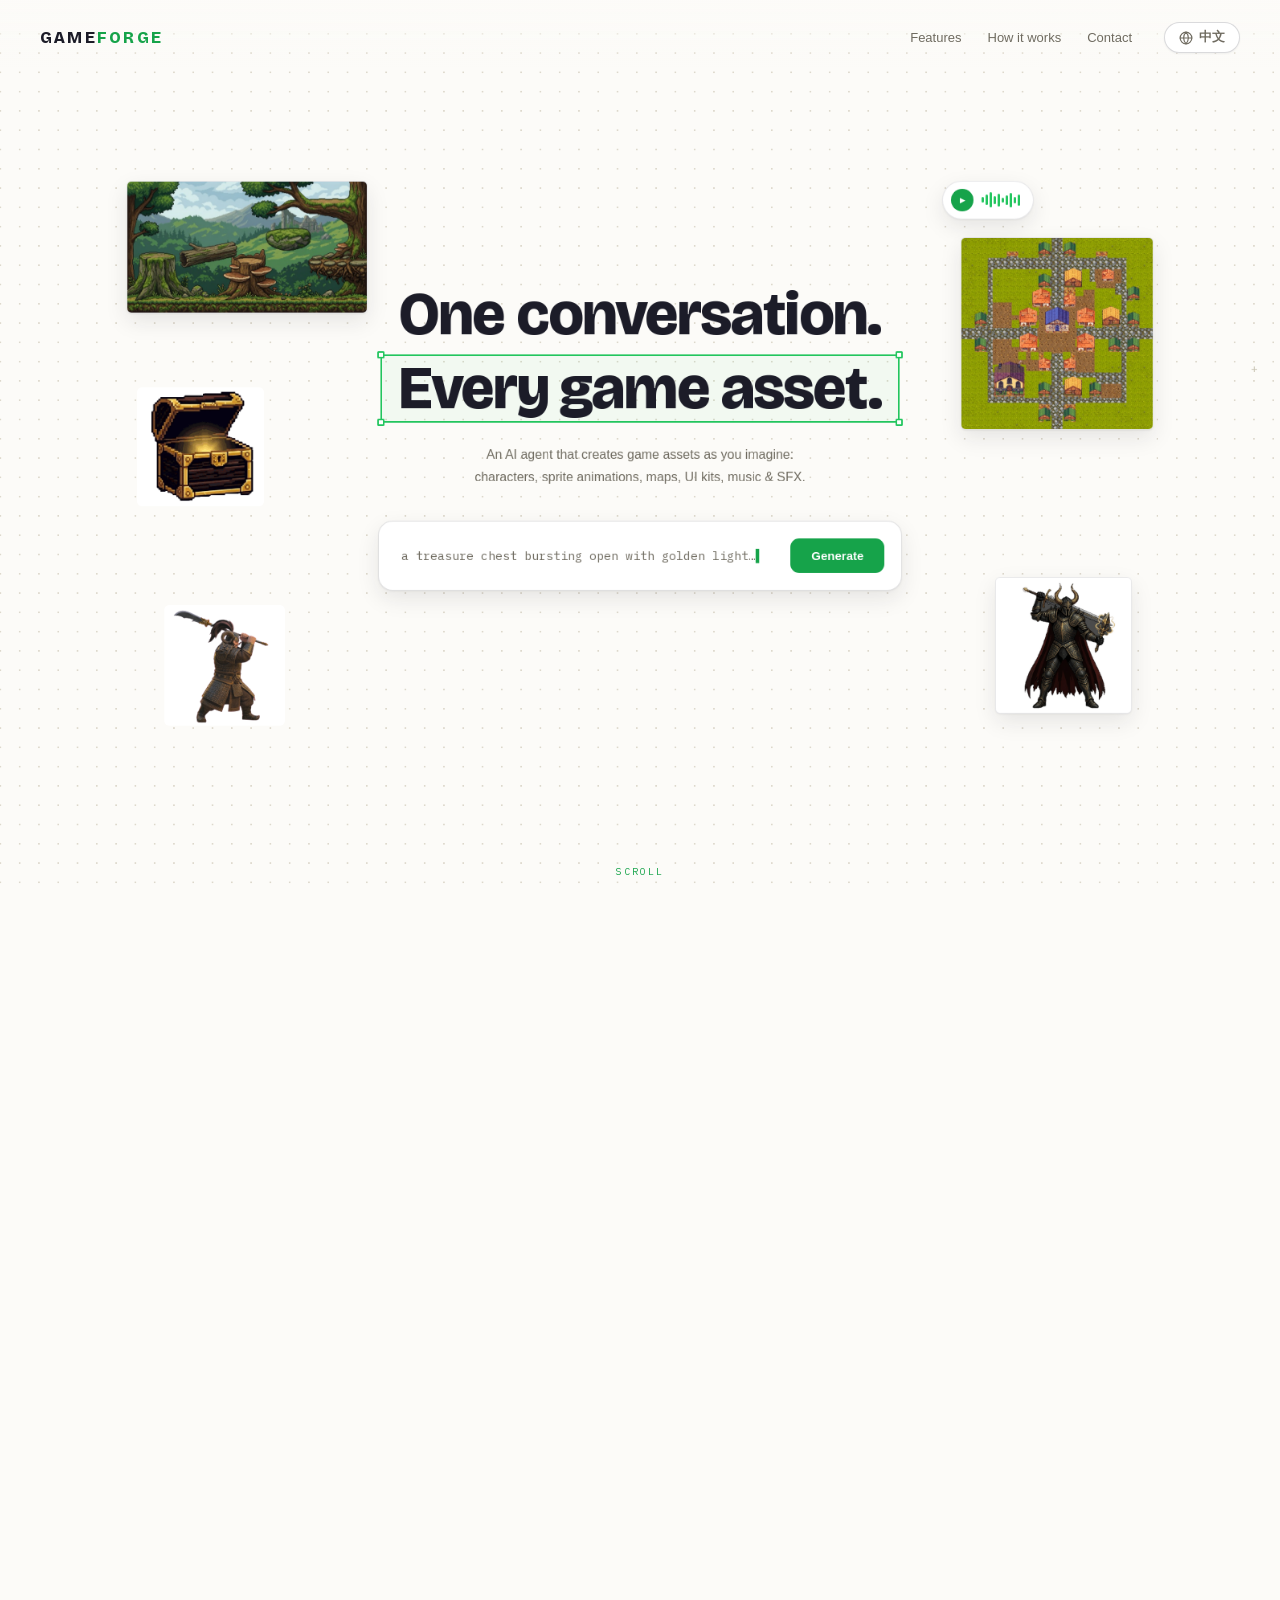
<file: index.html>
<!DOCTYPE html>
<html lang="en">
<head>
<meta charset="UTF-8">
<meta name="viewport" content="width=device-width, initial-scale=1.0">
<title>GameForge — One conversation. Every game asset.</title>
<meta name="description" content="GameForge is a chat-driven forge for game assets: characters, sprite animations, maps, UI kits, music and SFX — dropped onto an infinite canvas, engine-ready.">
<link rel="icon" href="data:image/svg+xml,%3Csvg xmlns='http://www.w3.org/2000/svg' viewBox='0 0 32 32'%3E%3Crect width='32' height='32' rx='7' fill='%2316a34a'/%3E%3Ctext x='16' y='22' font-family='monospace' font-size='17' font-weight='bold' fill='white' text-anchor='middle'%3EG%3C/text%3E%3C/svg%3E">
<link rel="stylesheet" href="styles.css">
</head>
<body>

<nav class="site-nav">
  <a class="wordmark" href="#" data-goto="0">GAME<em>FORGE</em></a>
  <div class="links">
    <a href="#" data-goto="1" data-i18n="nav.showcase">Features</a>
    <a href="#" data-goto="6" data-i18n="nav.how">How it works</a>
    <a href="#" data-goto="7" data-i18n="nav.hood">Contact</a>
    <button id="menu-toggle" class="menu-btn" type="button" aria-label="Menu">
      <svg width="16" height="16" viewBox="0 0 24 24" fill="none" stroke="currentColor" stroke-width="2" stroke-linecap="round"><line x1="4" y1="7" x2="20" y2="7"/><line x1="4" y1="12" x2="20" y2="12"/><line x1="4" y1="17" x2="20" y2="17"/></svg>
    </button>
    <button id="lang-toggle" class="lang-toggle" type="button">
      <svg width="14" height="14" viewBox="0 0 24 24" fill="none" stroke="currentColor" stroke-width="2" stroke-linecap="round" stroke-linejoin="round" aria-hidden="true"><circle cx="12" cy="12" r="10"/><path d="M12 2a14.5 14.5 0 0 0 0 20 14.5 14.5 0 0 0 0-20"/><path d="M2 12h20"/></svg>
      <span id="lang-label">中文</span>
    </button>
  </div>
</nav>
<div class="nav-menu" id="nav-menu">
  <a href="#" data-goto="1" data-i18n="nav.showcase">Features</a>
  <a href="#" data-goto="6" data-i18n="nav.how">How it works</a>
  <a href="#" data-goto="7" data-i18n="nav.hood">Contact</a>
</div>
<div class="scroll-cue" id="scroll-cue">SCROLL</div>

<div class="scroll-track" id="track"></div>

<div class="viewport">
  <div class="big-board" id="board">

    <!-- ============ 1 · hero ============ -->
    <section class="station" id="s-hero" data-name="hero">
      <div class="hero-center">
        <h1 data-i18n="hero.h1">One conversation.<br>
          <span class="selected-line">Every game asset.<i></i><i></i><i></i><i></i></span>
        </h1>
        <p class="sub" data-i18n="hero.sub">An AI agent that creates game assets as you imagine:<br>characters, sprite animations, maps, UI kits, music &amp; SFX.</p>
        <div class="hero-composer">
          <div class="q" data-i18n="hero.q">a treasure chest bursting open with golden light…</div>
          <button class="send" type="button" data-i18n="hero.send">Generate</button>
        </div>
      </div>

      <div class="hero-asset hero-chest m1" style="left:4%; top:40%; width:158px;">
        <div class="img checker" style="height:148px"><img src="assets/hero/chest.gif" alt="Treasure chest opening sprite animation"></div>
              </div>
      <div class="hero-asset hero-general m2" style="left:6.5%; bottom:6%; width:150px;">
        <div class="img checker" style="height:150px"><div class="sprite" role="img" aria-label="Ancient Chinese enemy general attack animation" style="background-image:url(assets/hero/general-sheet.png); width:100%; height:100%"></div></div>
      </div>
      <div class="hero-asset hero-boss optional m3" style="right:5%; bottom:8%; width:170px;">
        <div class="img" style="height:170px">
          <picture>
            <source media="(max-width: 640px)" srcset="assets/hero/boss-cutout.png">
            <img src="assets/hero/boss-ref.png" alt="Elden-ring style armored boss reference art">
          </picture>
        </div>
              </div>
      <div class="hero-asset hero-forest" style="left:3%; top:7%; width:300px;">
        <div class="img" style="height:165px"><img src="assets/hero/map-forest.png" alt="Side-scroll forest map"></div>
              </div>
      <div class="hero-asset hero-town optional" style="right:3%; top:16%; width:240px;">
        <div class="img" style="height:240px"><img src="assets/hero/town.jpg" alt="Tile-based town map"></div>
              </div>
      <button class="audio-pill hero-audio" style="position:absolute; right:14%; top:7%;" data-src="assets/audio/bgm-8bit-battle.mp3" aria-label="Play an 8-bit battle music sample">
        <span class="play">▶</span>
        <span class="wave"><i style="height:7px"></i><i style="height:13px"></i><i style="height:19px"></i><i style="height:10px"></i><i style="height:16px"></i><i style="height:6px"></i><i style="height:12px"></i><i style="height:18px"></i><i style="height:8px"></i><i style="height:14px"></i></span>
      </button>

      <div class="mobile-canvas-guide" aria-hidden="true">
        <span class="guide-node guide-node-start"></span>
        <span class="guide-node guide-node-middle"></span>
        <span class="guide-node guide-node-end"></span>
        <span class="guide-coordinate guide-coordinate-start">X: 0</span>
        <span class="guide-coordinate guide-coordinate-middle">X: 240</span>
        <span class="guide-coordinate guide-coordinate-end">X: 480</span>
      </div>

    </section>

    <!-- ============ 2 · ref → animation ============ -->
    <section class="station" id="s-anim" data-name="sprite/">
      <div class="rise">
        <h2 data-i18n="anim.h2">Describe a character.<br>Watch it move.</h2>
        <p class="lede" data-i18n="anim.lede">Characters and animations are created in conversation: a reference image comes first, and once approved, the same likeness is turned into a looping animation. You can also upload your own reference art to set an existing character in motion. Pixel, Ghibli, Pixar — the style is yours to choose.</p>
      </div>
      <div class="anim-cases rise">
        <figure class="anim-case panel">
          <div class="stage checker"><div class="sprite" style="background-image:url(assets/anim/ronin-sheet.png)"></div><img class="ref-mini" src="assets/anim/ronin-ref.png" alt="Reference art the animation was created from"></div>
        </figure>
        <figure class="anim-case panel">
          <div class="stage checker"><div class="sprite" style="background-image:url(assets/anim/shiba-sheet.png)"></div><img class="ref-mini" src="assets/anim/shiba-ref.png" alt="Reference art the animation was forged from"></div>
        </figure>
        <figure class="anim-case panel">
          <div class="stage checker"><div class="sprite" style="background-image:url(assets/anim/roshi-sheet.png)"></div><img class="ref-mini" src="assets/anim/roshi-ref.png" alt="Reference art the animation was forged from"></div>
        </figure>
      </div>
    </section>

    <!-- ============ 3 · props ============ -->
    <section class="station" id="s-props" data-name="props">
      <div class="rise">
        <h2 data-i18n="props.h2">One prop. Every animation.</h2>
        <p class="lede" data-i18n="props.lede">Weapons, pickups and treasure chests, created in conversation. A single prop gets a whole series of animations: idle, interaction, destruction, with its look and details kept consistent across the set.</p>
      </div>
      <div class="props-row rise">
        <figure class="prop-card major panel">
          <div class="stage checker"><div class="sprite" style="background-image:url(assets/props/sword-sheet.png)"></div><img class="ref-mini" src="assets/props/sword-ref.png" alt="Runeblade reference art"></div>
        </figure>
        <div class="prop-stack">
          <figure class="prop-card panel">
            <div class="stage checker"><div class="sprite" style="background-image:url(assets/props/chest-sheet.png)"></div><img class="ref-mini" src="assets/props/chest-ref.png" alt="Closed treasure chest reference"></div>
          </figure>
          <figure class="prop-card panel">
            <div class="stage checker"><div class="sprite" style="background-image:url(assets/props/chest-destroy-sheet.png)"></div><img class="ref-mini" src="assets/props/chest-ref.png" alt="Closed treasure chest reference"></div>
          </figure>
        </div>
        <div class="prop-stack">
          <figure class="prop-card panel">
            <div class="stage checker"><div class="sprite pixelated" style="background-image:url(assets/props/bomb-boom-sheet.png)"></div><img class="ref-mini pixelated" src="assets/props/bomb-ref.png" alt="Pixel bomb idle reference"></div>
          </figure>
          <figure class="prop-card panel">
            <div class="stage checker"><div class="sprite" style="background-image:url(assets/props/house-sheet.png)"></div><img class="ref-mini" src="assets/props/house-ref.png" alt="Pixar-style house reference"></div>
          </figure>
        </div>
      </div>
    </section>

    <!-- ============ 4 · maps & tilemaps ============ -->
    <section class="station" id="s-worlds" data-name="map/ + tilemap/">
      <div class="rise">
        <h2 data-i18n="worlds.h2">Interactive, extensible maps.</h2>
        <p class="lede" data-i18n="worlds.lede">Maps are created in conversation: side-scrolling levels ship with collision data, interactive from the moment they land; tile-based towns come with a tileset and a real Tiled project file, ready to extend and edit in your engine.</p>
      </div>
      <div class="worlds rise">
        <div>
          <figure class="map-fig panel" id="collision-fig">
            <img src="assets/maps/forest.jpg" alt="Forest platformer level background">
            <img class="overlay" src="assets/maps/forest-collision.jpg" alt="Same level with magenta collision platforms">
          </figure>
          <div class="map-thumbs">
            <figure class="panel"><img src="assets/maps/contra.jpg" alt="Run-and-gun level background"></figure>
            <figure class="panel"><img src="assets/maps/arena.jpg" alt="Dark fantasy boss arena background"></figure>
          </div>
        </div>
        <div>
          <figure class="panel"><img src="assets/tilemap/town.jpg" alt="Tile-based town, assembled"></figure>
        </div>
      </div>
      <figure class="panel checker assets-strip rise">
        <img class="b" src="assets/tilemap/building-town_hall.png" alt="Town hall sprite">
        <img class="b" src="assets/tilemap/building-inn.png" alt="Inn sprite">
        <img class="b" src="assets/tilemap/building-shop.png" alt="Shop sprite">
        <img class="b" src="assets/tilemap/building-house.png" alt="House sprite">
        <img class="t" src="assets/tilemap/tile-grassland-0.png" alt="Grass tile">
        <img class="t" src="assets/tilemap/tile-cobblestone-0.png" alt="Cobblestone tile">
        <img class="t" src="assets/tilemap/tile-packed_earth-0.png" alt="Packed earth tile">
      </figure>
    </section>

    <!-- ============ 5 · game ui ============ -->
    <section class="station" id="s-ui" data-name="uikit/">
      <div class="rise">
        <h2 data-i18n="ui.h2">Game UI, delivered as a kit.</h2>
        <p class="lede" data-i18n="ui.lede">One prompt produces a finished game screen, delivered as a complete kit: every control is a standalone transparent PNG, with button states and bar frames split from their fills. Circle any region on the mockup and it joins the kit as a cut-out.</p>
      </div>
      <div class="uikit rise">
        <figure class="panel"><img src="assets/ui/arpg.jpg" alt="ARPG inventory and HUD mockup screen"></figure>
        <figure class="panel checker elements-wall">
          <img src="assets/ui/el/belt_potion_slot.png" alt="belt potion slot">
          <img src="assets/ui/el/close_button_hover.png" alt="close button hover">
          <img src="assets/ui/el/close_button_normal.png" alt="close button normal">
          <img src="assets/ui/el/close_button_pressed.png" alt="close button pressed">
          <img src="assets/ui/el/control_bar_panel.png" alt="control bar panel">
          <img src="assets/ui/el/exp_bar_fill.png" alt="exp bar fill">
          <img src="assets/ui/el/exp_bar_frame.png" alt="exp bar frame">
          <img src="assets/ui/el/gold_counter_plate.png" alt="gold counter plate">
          <img src="assets/ui/el/health_orb_fill.png" alt="health orb fill">
          <img src="assets/ui/el/health_orb_frame.png" alt="health orb frame">
          <img src="assets/ui/el/icon_armor_chest.png" alt="icon armor chest">
          <img src="assets/ui/el/icon_button_disabled.png" alt="icon button disabled">
          <img src="assets/ui/el/icon_button_hover.png" alt="icon button hover">
          <img src="assets/ui/el/icon_button_normal.png" alt="icon button normal">
          <img src="assets/ui/el/icon_button_pressed.png" alt="icon button pressed">
          <img src="assets/ui/el/icon_gem.png" alt="icon gem">
          <img src="assets/ui/el/icon_gold_coin.png" alt="icon gold coin">
          <img src="assets/ui/el/icon_potion_health.png" alt="icon potion health">
          <img src="assets/ui/el/icon_potion_mana.png" alt="icon potion mana">
          <img src="assets/ui/el/icon_rune.png" alt="icon rune">
          <img src="assets/ui/el/icon_scroll_identify.png" alt="icon scroll identify">
          <img src="assets/ui/el/icon_scroll_townportal.png" alt="icon scroll townportal">
          <img src="assets/ui/el/icon_shield.png" alt="icon shield">
          <img src="assets/ui/el/inventory_panel_frame.png" alt="inventory panel frame">
          <img src="assets/ui/el/inventory_slot.png" alt="inventory slot">
          <img src="assets/ui/el/main_button_disabled.png" alt="main button disabled">
          <img src="assets/ui/el/main_button_hover.png" alt="main button hover">
          <img src="assets/ui/el/main_button_normal.png" alt="main button normal">
          <img src="assets/ui/el/main_button_pressed.png" alt="main button pressed">
          <img src="assets/ui/el/mana_orb_fill.png" alt="mana orb fill">
          <img src="assets/ui/el/mana_orb_frame.png" alt="mana orb frame">
          <img src="assets/ui/el/minimap_frame.png" alt="minimap frame">
          <img src="assets/ui/el/panel_divider.png" alt="panel divider">
          <img src="assets/ui/el/panel_tab.png" alt="panel tab">
          <img src="assets/ui/el/rarity_border_magic.png" alt="rarity border magic">
          <img src="assets/ui/el/rarity_border_normal.png" alt="rarity border normal">
          <img src="assets/ui/el/rarity_border_rare.png" alt="rarity border rare">
          <img src="assets/ui/el/rarity_border_unique.png" alt="rarity border unique">
          <img src="assets/ui/el/scrollbar_thumb.png" alt="scrollbar thumb">
          <img src="assets/ui/el/scrollbar_track.png" alt="scrollbar track">
          <img src="assets/ui/el/skill_icon_1.png" alt="skill icon 1">
          <img src="assets/ui/el/skill_icon_2.png" alt="skill icon 2">
          <img src="assets/ui/el/skill_icon_3.png" alt="skill icon 3">
          <img src="assets/ui/el/skill_icon_4.png" alt="skill icon 4">
          <img src="assets/ui/el/skill_slot_empty.png" alt="skill slot empty">
          <img src="assets/ui/el/skill_slot_filled.png" alt="skill slot filled">
          <img src="assets/ui/el/skill_slot_hover.png" alt="skill slot hover">
          <img src="assets/ui/el/skill_slot_selected.png" alt="skill slot selected">
          <img src="assets/ui/el/stats_panel_frame.png" alt="stats panel frame">
          <img src="assets/ui/el/tooltip_parchment_panel.png" alt="tooltip parchment panel">
        </figure>
      </div>
      <div class="ui-cases rise">
        <figure class="panel"><img src="assets/ui/metalslug.jpg" alt="Arcade run-and-gun HUD mockup"></figure>
        <figure class="panel"><img src="assets/ui/match3.jpg" alt="Match-3 game screen mockup"></figure>
        <figure class="panel"><img src="assets/ui/casual.jpg" alt="Casual cartoon settings UI mockup"></figure>
        <figure class="panel"><img src="assets/ui/candy2.jpg" alt="Casual candy UI mockup"></figure>
      </div>
    </section>

    <!-- ============ 6 · music & sfx ============ -->
    <section class="station" id="s-audio" data-name="audio/">
      <div class="rise">
        <h2 data-i18n="audio.h2">BGM, SFX and voice,<br>all in one place.</h2>
        <p class="lede" data-i18n="audio.lede">Looping BGM, one-shot SFX and character voices are all generated in conversation, covering a game's full audio needs. Once a character is cast, its voice stays consistent across the project. Every clip below is playable.</p>
      </div>
      <div class="audio-grid rise">
        <button class="audio-pill" data-src="assets/audio/bgm-8bit-battle.mp3">
          <span class="play">▶</span>
          <span class="wave"><i style="height:7px"></i><i style="height:13px"></i><i style="height:19px"></i><i style="height:10px"></i><i style="height:16px"></i><i style="height:6px"></i><i style="height:12px"></i><i style="height:18px"></i></span>
          <span class="meta"><span class="title" data-i18n="audio.t1">8-bit side-scroll battle</span></span>
        </button>
        <button class="audio-pill" data-src="assets/audio/bgm-palace-battle.mp3">
          <span class="play">▶</span>
          <span class="wave"><i style="height:9px"></i><i style="height:15px"></i><i style="height:11px"></i><i style="height:18px"></i><i style="height:8px"></i><i style="height:14px"></i><i style="height:19px"></i><i style="height:10px"></i></span>
          <span class="meta"><span class="title" data-i18n="audio.t2">Palace battlefield theme</span></span>
        </button>
        <button class="audio-pill" data-src="assets/audio/bgm-dark-lord.mp3">
          <span class="play">▶</span>
          <span class="wave"><i style="height:12px"></i><i style="height:7px"></i><i style="height:17px"></i><i style="height:9px"></i><i style="height:19px"></i><i style="height:11px"></i><i style="height:15px"></i><i style="height:8px"></i></span>
          <span class="meta"><span class="title" data-i18n="audio.t3">Dark lord's throne</span></span>
        </button>
        <button class="audio-pill" data-src="assets/audio/sfx-chest-break.mp3">
          <span class="play">▶</span>
          <span class="wave"><i style="height:16px"></i><i style="height:19px"></i><i style="height:9px"></i><i style="height:6px"></i><i style="height:5px"></i><i style="height:4px"></i><i style="height:4px"></i><i style="height:3px"></i></span>
          <span class="meta"><span class="title" data-i18n="audio.t4">Chest breaking</span></span>
        </button>
        <button class="audio-pill" data-src="assets/audio/sfx-bomb-explosion.mp3">
          <span class="play">▶</span>
          <span class="wave"><i style="height:18px"></i><i style="height:19px"></i><i style="height:12px"></i><i style="height:8px"></i><i style="height:5px"></i><i style="height:4px"></i><i style="height:3px"></i><i style="height:3px"></i></span>
          <span class="meta"><span class="title" data-i18n="audio.t5">Pixel bomb explosion</span></span>
        </button>
        <button class="audio-pill" data-src="assets/audio/voice-lightning-kick.mp3">
          <span class="play">▶</span>
          <span class="wave"><i style="height:10px"></i><i style="height:16px"></i><i style="height:13px"></i><i style="height:18px"></i><i style="height:9px"></i><i style="height:15px"></i><i style="height:11px"></i><i style="height:17px"></i></span>
          <span class="meta"><span class="title" data-i18n="audio.t6">“Lightning Kick!” · a cast character voice</span></span>
        </button>
      </div>
    </section>

    <!-- ============ 7 · how it works ============ -->
    <section class="station" id="s-how" data-name="how it works">
      <div class="rise">
        <h2 data-i18n="how.h2">You talk. A crew of<br>specialists forges.</h2>
        <p class="lede" data-i18n="how.lede">A collaborating team of agents drives the whole process: dedicated specialists for characters, animation, maps, UI, music and voice; any asset can be revised and re-edited simply by talking; and the project remembers, keeping character likeness, voices and style consistent across rounds of creation.</p>
      </div>
      <figure class="panel app-shot rise">
        <img src="assets/how/app-canvas.jpg" alt="The real GameForge workspace: asset library, infinite canvas with generated sprites and maps, and the chat where they were forged">
      </figure>
    </section>

    <!-- ============ 8 · ending ============ -->
    <section class="station" id="s-end" data-name="under the hood">
      <div class="rise">
        <div class="giant">GAME<em>FORGE</em></div>
        <p class="stack-line" data-i18n="end.stack">One conversation. Every game asset.</p>
      </div>
      <div class="contact rise">
        <a class="btn" href="mailto:socekin@gmail.com" data-i18n="end.cta">Get in touch</a>
      </div>
      <p class="colophon rise" data-i18n="end.colophon">© 2026 Jay</p>
    </section>

    <!-- stray decorations on the big board -->
    <div class="stray cross" style="left:1640px; top:420px">+</div>
    <div class="stray cross" style="left:640px; top:1120px">+</div>
    <div class="stray cross" style="left:2520px; top:1560px">+</div>
    <div class="stray cross" style="left:1180px; top:2260px">+</div>
    <div class="stray cross" style="left:3140px; top:2760px">+</div>
    <div class="stray cross" style="left:1520px; top:3320px">+</div>
    <div class="stray tag" style="left:1680px; top:436px">x1640 · y420</div>
    <div class="stray tag" style="left:3180px; top:2776px">x3140 · y2760</div>
    <div class="stray" style="left:1000px; top:2210px"><img src="assets/tilemap/building-inn.png" alt=""></div>
    <div class="stray" style="left:3020px; top:1180px"><img src="assets/props/bomb-ref.png" alt="" style="width:60px"></div>
    <div class="stray" style="left:2450px; top:3660px"><img src="assets/tilemap/tile-grassland-0.png" alt="" style="width:44px"></div>

  </div>
</div>

<script src="main.js"></script>
<script src="i18n.js"></script>
</body>
</html>
</file>
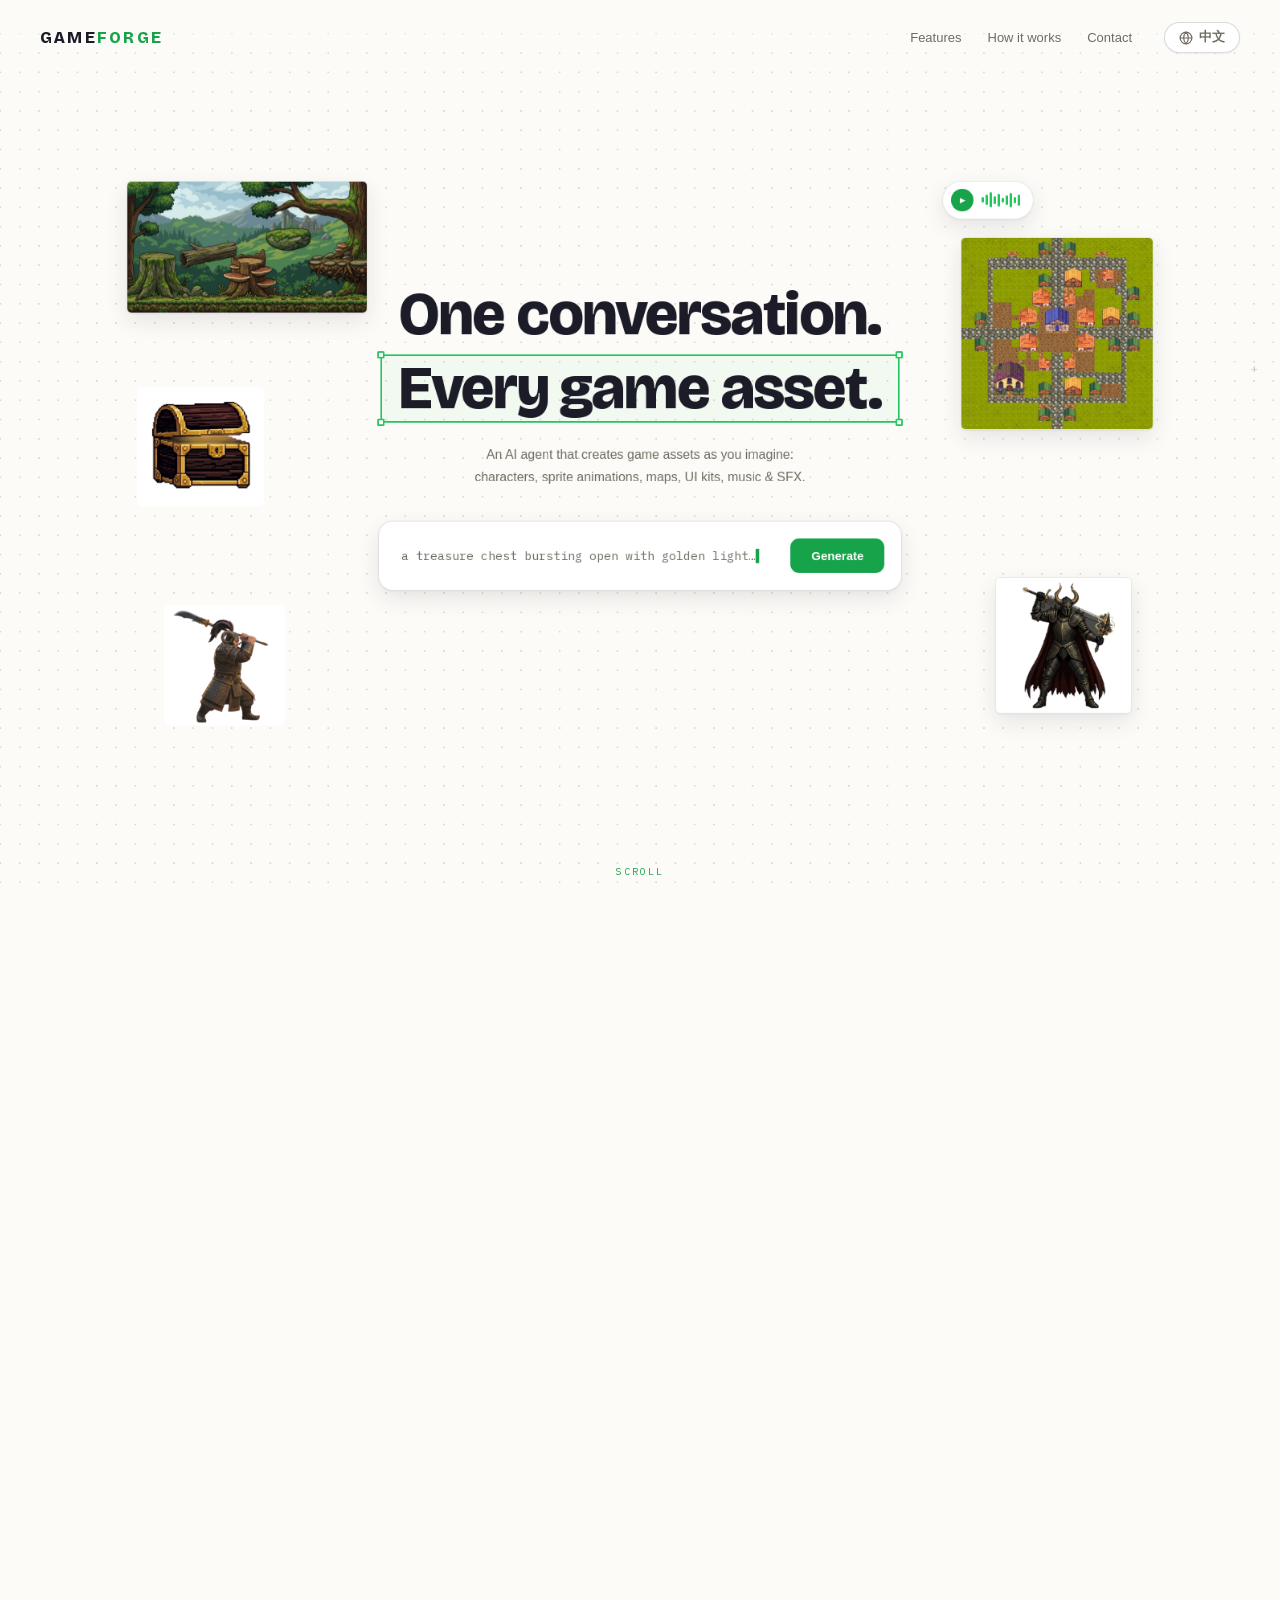
<file: public/index.html>
<!DOCTYPE html>
<html lang="en">
<head>
<meta charset="UTF-8">
<meta name="viewport" content="width=device-width, initial-scale=1.0">
<title>GameForge — One conversation. Every game asset.</title>
<meta name="description" content="GameForge is a chat-driven forge for game assets: characters, sprite animations, maps, UI kits, music and SFX — dropped onto an infinite canvas, engine-ready.">
<link rel="icon" href="data:image/svg+xml,%3Csvg xmlns='http://www.w3.org/2000/svg' viewBox='0 0 32 32'%3E%3Crect width='32' height='32' rx='7' fill='%2316a34a'/%3E%3Ctext x='16' y='22' font-family='monospace' font-size='17' font-weight='bold' fill='white' text-anchor='middle'%3EG%3C/text%3E%3C/svg%3E">
<link rel="stylesheet" href="styles.css">
</head>
<body>

<nav class="site-nav">
  <a class="wordmark" href="#" data-goto="0">GAME<em>FORGE</em></a>
  <div class="links">
    <a href="#" data-goto="1" data-i18n="nav.showcase">Features</a>
    <a href="#" data-goto="6" data-i18n="nav.how">How it works</a>
    <a href="#" data-goto="7" data-i18n="nav.hood">Contact</a>
    <button id="menu-toggle" class="menu-btn" type="button" aria-label="Menu">
      <svg width="16" height="16" viewBox="0 0 24 24" fill="none" stroke="currentColor" stroke-width="2" stroke-linecap="round"><line x1="4" y1="7" x2="20" y2="7"/><line x1="4" y1="12" x2="20" y2="12"/><line x1="4" y1="17" x2="20" y2="17"/></svg>
    </button>
    <button id="lang-toggle" class="lang-toggle" type="button">
      <svg width="14" height="14" viewBox="0 0 24 24" fill="none" stroke="currentColor" stroke-width="2" stroke-linecap="round" stroke-linejoin="round" aria-hidden="true"><circle cx="12" cy="12" r="10"/><path d="M12 2a14.5 14.5 0 0 0 0 20 14.5 14.5 0 0 0 0-20"/><path d="M2 12h20"/></svg>
      <span id="lang-label">中文</span>
    </button>
  </div>
</nav>
<div class="nav-menu" id="nav-menu">
  <a href="#" data-goto="1" data-i18n="nav.showcase">Features</a>
  <a href="#" data-goto="6" data-i18n="nav.how">How it works</a>
  <a href="#" data-goto="7" data-i18n="nav.hood">Contact</a>
</div>
<div class="scroll-cue" id="scroll-cue">SCROLL</div>

<div class="scroll-track" id="track"></div>

<div class="viewport">
  <div class="big-board" id="board">

    <!-- ============ 1 · hero ============ -->
    <section class="station" id="s-hero" data-name="hero">
      <div class="hero-center">
        <h1 data-i18n="hero.h1">One conversation.<br>
          <span class="selected-line">Every game asset.<i></i><i></i><i></i><i></i></span>
        </h1>
        <p class="sub" data-i18n="hero.sub">An AI agent that creates game assets as you imagine:<br>characters, sprite animations, maps, UI kits, music &amp; SFX.</p>
        <div class="hero-composer">
          <div class="q" data-i18n="hero.q">a treasure chest bursting open with golden light…</div>
          <div class="send" data-i18n="hero.send">Generate</div>
        </div>
      </div>

      <div class="hero-asset m1" style="left:4%; top:40%; width:158px;">
        <div class="img checker" style="height:148px"><img src="assets/hero/chest.gif" alt="Treasure chest opening sprite animation"></div>
              </div>
      <div class="hero-asset m2" style="left:6.5%; bottom:6%; width:150px;">
        <div class="img checker" style="height:150px"><div class="sprite" role="img" aria-label="Ancient Chinese enemy general attack animation" style="background-image:url(assets/hero/general-sheet.png); width:100%; height:100%"></div></div>
              </div>
      <div class="hero-asset optional m3" style="right:5%; bottom:8%; width:170px;">
        <div class="img" style="height:170px"><img src="assets/hero/boss-ref.png" alt="Elden-ring style armored boss reference art"></div>
              </div>
      <div class="hero-asset" style="left:3%; top:7%; width:300px;">
        <div class="img" style="height:165px"><img src="assets/hero/map-forest.png" alt="Side-scroll forest map"></div>
              </div>
      <div class="hero-asset optional" style="right:3%; top:16%; width:240px;">
        <div class="img" style="height:240px"><img src="assets/hero/town.jpg" alt="Tile-based town map"></div>
              </div>
      <button class="audio-pill" style="position:absolute; right:14%; top:7%;" data-src="assets/audio/bgm-8bit-battle.mp3">
        <span class="play">▶</span>
        <span class="wave"><i style="height:7px"></i><i style="height:13px"></i><i style="height:19px"></i><i style="height:10px"></i><i style="height:16px"></i><i style="height:6px"></i><i style="height:12px"></i><i style="height:18px"></i><i style="height:8px"></i><i style="height:14px"></i></span>
      </button>

    </section>

    <!-- ============ 2 · ref → animation ============ -->
    <section class="station" id="s-anim" data-name="sprite/">
      <div class="rise">
        <h2 data-i18n="anim.h2">Describe a character.<br>Watch it move.</h2>
        <p class="lede" data-i18n="anim.lede">Characters and animations are created in conversation: a reference image comes first, and once approved, the same likeness is turned into a looping animation. You can also upload your own reference art to set an existing character in motion. Pixel, Ghibli, Pixar — the style is yours to choose.</p>
      </div>
      <div class="anim-cases rise">
        <figure class="anim-case panel">
          <div class="stage checker"><div class="sprite" style="background-image:url(assets/anim/ronin-sheet.png)"></div><img class="ref-mini" src="assets/anim/ronin-ref.png" alt="Reference art the animation was created from"></div>
        </figure>
        <figure class="anim-case panel">
          <div class="stage checker"><div class="sprite" style="background-image:url(assets/anim/shiba-sheet.png)"></div><img class="ref-mini" src="assets/anim/shiba-ref.png" alt="Reference art the animation was forged from"></div>
        </figure>
        <figure class="anim-case panel">
          <div class="stage checker"><div class="sprite" style="background-image:url(assets/anim/roshi-sheet.png)"></div><img class="ref-mini" src="assets/anim/roshi-ref.png" alt="Reference art the animation was forged from"></div>
        </figure>
      </div>
    </section>

    <!-- ============ 3 · props ============ -->
    <section class="station" id="s-props" data-name="props">
      <div class="rise">
        <h2 data-i18n="props.h2">One prop. Every animation.</h2>
        <p class="lede" data-i18n="props.lede">Weapons, pickups and treasure chests, created in conversation. A single prop gets a whole series of animations: idle, interaction, destruction, with its look and details kept consistent across the set.</p>
      </div>
      <div class="props-row rise">
        <figure class="prop-card major panel">
          <div class="stage checker"><div class="sprite" style="background-image:url(assets/props/sword-sheet.png)"></div><img class="ref-mini" src="assets/props/sword-ref.png" alt="Runeblade reference art"></div>
        </figure>
        <div class="prop-stack">
          <figure class="prop-card panel">
            <div class="stage checker"><div class="sprite" style="background-image:url(assets/props/chest-sheet.png)"></div><img class="ref-mini" src="assets/props/chest-ref.png" alt="Closed treasure chest reference"></div>
          </figure>
          <figure class="prop-card panel">
            <div class="stage checker"><div class="sprite" style="background-image:url(assets/props/chest-destroy-sheet.png)"></div><img class="ref-mini" src="assets/props/chest-ref.png" alt="Closed treasure chest reference"></div>
          </figure>
        </div>
        <div class="prop-stack">
          <figure class="prop-card panel">
            <div class="stage checker"><div class="sprite pixelated" style="background-image:url(assets/props/bomb-boom-sheet.png)"></div><img class="ref-mini pixelated" src="assets/props/bomb-ref.png" alt="Pixel bomb idle reference"></div>
          </figure>
          <figure class="prop-card panel">
            <div class="stage checker"><div class="sprite" style="background-image:url(assets/props/house-sheet.png)"></div><img class="ref-mini" src="assets/props/house-ref.png" alt="Pixar-style house reference"></div>
          </figure>
        </div>
      </div>
    </section>

    <!-- ============ 4 · maps & tilemaps ============ -->
    <section class="station" id="s-worlds" data-name="map/ + tilemap/">
      <div class="rise">
        <h2 data-i18n="worlds.h2">Interactive, extensible maps.</h2>
        <p class="lede" data-i18n="worlds.lede">Maps are created in conversation: side-scrolling levels ship with collision data, interactive from the moment they land; tile-based towns come with a tileset and a real Tiled project file, ready to extend and edit in your engine.</p>
      </div>
      <div class="worlds rise">
        <div>
          <figure class="map-fig panel" id="collision-fig">
            <img src="assets/maps/forest.jpg" alt="Forest platformer level background">
            <img class="overlay" src="assets/maps/forest-collision.jpg" alt="Same level with magenta collision platforms">
          </figure>
          <div class="map-thumbs">
            <figure class="panel"><img src="assets/maps/contra.jpg" alt="Run-and-gun level background"></figure>
            <figure class="panel"><img src="assets/maps/arena.jpg" alt="Dark fantasy boss arena background"></figure>
          </div>
        </div>
        <div>
          <figure class="panel"><img src="assets/tilemap/town.jpg" alt="Tile-based town, assembled"></figure>
        </div>
      </div>
      <figure class="panel checker assets-strip rise">
        <img class="b" src="assets/tilemap/building-town_hall.png" alt="Town hall sprite">
        <img class="b" src="assets/tilemap/building-inn.png" alt="Inn sprite">
        <img class="b" src="assets/tilemap/building-shop.png" alt="Shop sprite">
        <img class="b" src="assets/tilemap/building-house.png" alt="House sprite">
        <img class="t" src="assets/tilemap/tile-grassland-0.png" alt="Grass tile">
        <img class="t" src="assets/tilemap/tile-cobblestone-0.png" alt="Cobblestone tile">
        <img class="t" src="assets/tilemap/tile-packed_earth-0.png" alt="Packed earth tile">
      </figure>
    </section>

    <!-- ============ 5 · game ui ============ -->
    <section class="station" id="s-ui" data-name="uikit/">
      <div class="rise">
        <h2 data-i18n="ui.h2">Game UI, delivered as a kit.</h2>
        <p class="lede" data-i18n="ui.lede">One prompt produces a finished game screen, delivered as a complete kit: every control is a standalone transparent PNG, with button states and bar frames split from their fills. Circle any region on the mockup and it joins the kit as a cut-out.</p>
      </div>
      <div class="uikit rise">
        <figure class="panel"><img src="assets/ui/arpg.jpg" alt="ARPG inventory and HUD mockup screen"></figure>
        <figure class="panel checker elements-wall">
          <img src="assets/ui/el/belt_potion_slot.png" alt="belt potion slot">
          <img src="assets/ui/el/close_button_hover.png" alt="close button hover">
          <img src="assets/ui/el/close_button_normal.png" alt="close button normal">
          <img src="assets/ui/el/close_button_pressed.png" alt="close button pressed">
          <img src="assets/ui/el/control_bar_panel.png" alt="control bar panel">
          <img src="assets/ui/el/exp_bar_fill.png" alt="exp bar fill">
          <img src="assets/ui/el/exp_bar_frame.png" alt="exp bar frame">
          <img src="assets/ui/el/gold_counter_plate.png" alt="gold counter plate">
          <img src="assets/ui/el/health_orb_fill.png" alt="health orb fill">
          <img src="assets/ui/el/health_orb_frame.png" alt="health orb frame">
          <img src="assets/ui/el/icon_armor_chest.png" alt="icon armor chest">
          <img src="assets/ui/el/icon_button_disabled.png" alt="icon button disabled">
          <img src="assets/ui/el/icon_button_hover.png" alt="icon button hover">
          <img src="assets/ui/el/icon_button_normal.png" alt="icon button normal">
          <img src="assets/ui/el/icon_button_pressed.png" alt="icon button pressed">
          <img src="assets/ui/el/icon_gem.png" alt="icon gem">
          <img src="assets/ui/el/icon_gold_coin.png" alt="icon gold coin">
          <img src="assets/ui/el/icon_potion_health.png" alt="icon potion health">
          <img src="assets/ui/el/icon_potion_mana.png" alt="icon potion mana">
          <img src="assets/ui/el/icon_rune.png" alt="icon rune">
          <img src="assets/ui/el/icon_scroll_identify.png" alt="icon scroll identify">
          <img src="assets/ui/el/icon_scroll_townportal.png" alt="icon scroll townportal">
          <img src="assets/ui/el/icon_shield.png" alt="icon shield">
          <img src="assets/ui/el/inventory_panel_frame.png" alt="inventory panel frame">
          <img src="assets/ui/el/inventory_slot.png" alt="inventory slot">
          <img src="assets/ui/el/main_button_disabled.png" alt="main button disabled">
          <img src="assets/ui/el/main_button_hover.png" alt="main button hover">
          <img src="assets/ui/el/main_button_normal.png" alt="main button normal">
          <img src="assets/ui/el/main_button_pressed.png" alt="main button pressed">
          <img src="assets/ui/el/mana_orb_fill.png" alt="mana orb fill">
          <img src="assets/ui/el/mana_orb_frame.png" alt="mana orb frame">
          <img src="assets/ui/el/minimap_frame.png" alt="minimap frame">
          <img src="assets/ui/el/panel_divider.png" alt="panel divider">
          <img src="assets/ui/el/panel_tab.png" alt="panel tab">
          <img src="assets/ui/el/rarity_border_magic.png" alt="rarity border magic">
          <img src="assets/ui/el/rarity_border_normal.png" alt="rarity border normal">
          <img src="assets/ui/el/rarity_border_rare.png" alt="rarity border rare">
          <img src="assets/ui/el/rarity_border_unique.png" alt="rarity border unique">
          <img src="assets/ui/el/scrollbar_thumb.png" alt="scrollbar thumb">
          <img src="assets/ui/el/scrollbar_track.png" alt="scrollbar track">
          <img src="assets/ui/el/skill_icon_1.png" alt="skill icon 1">
          <img src="assets/ui/el/skill_icon_2.png" alt="skill icon 2">
          <img src="assets/ui/el/skill_icon_3.png" alt="skill icon 3">
          <img src="assets/ui/el/skill_icon_4.png" alt="skill icon 4">
          <img src="assets/ui/el/skill_slot_empty.png" alt="skill slot empty">
          <img src="assets/ui/el/skill_slot_filled.png" alt="skill slot filled">
          <img src="assets/ui/el/skill_slot_hover.png" alt="skill slot hover">
          <img src="assets/ui/el/skill_slot_selected.png" alt="skill slot selected">
          <img src="assets/ui/el/stats_panel_frame.png" alt="stats panel frame">
          <img src="assets/ui/el/tooltip_parchment_panel.png" alt="tooltip parchment panel">
        </figure>
      </div>
      <div class="ui-cases rise">
        <figure class="panel"><img src="assets/ui/metalslug.jpg" alt="Arcade run-and-gun HUD mockup"></figure>
        <figure class="panel"><img src="assets/ui/match3.jpg" alt="Match-3 game screen mockup"></figure>
        <figure class="panel"><img src="assets/ui/casual.jpg" alt="Casual cartoon settings UI mockup"></figure>
        <figure class="panel"><img src="assets/ui/candy2.jpg" alt="Casual candy UI mockup"></figure>
      </div>
    </section>

    <!-- ============ 6 · music & sfx ============ -->
    <section class="station" id="s-audio" data-name="audio/">
      <div class="rise">
        <h2 data-i18n="audio.h2">BGM, SFX and voice,<br>all in one place.</h2>
        <p class="lede" data-i18n="audio.lede">Looping BGM, one-shot SFX and character voices are all generated in conversation, covering a game's full audio needs. Once a character is cast, its voice stays consistent across the project. Every clip below is playable.</p>
      </div>
      <div class="audio-grid rise">
        <button class="audio-pill" data-src="assets/audio/bgm-8bit-battle.mp3">
          <span class="play">▶</span>
          <span class="wave"><i style="height:7px"></i><i style="height:13px"></i><i style="height:19px"></i><i style="height:10px"></i><i style="height:16px"></i><i style="height:6px"></i><i style="height:12px"></i><i style="height:18px"></i></span>
          <span class="meta"><span class="title" data-i18n="audio.t1">8-bit side-scroll battle</span></span>
        </button>
        <button class="audio-pill" data-src="assets/audio/bgm-palace-battle.mp3">
          <span class="play">▶</span>
          <span class="wave"><i style="height:9px"></i><i style="height:15px"></i><i style="height:11px"></i><i style="height:18px"></i><i style="height:8px"></i><i style="height:14px"></i><i style="height:19px"></i><i style="height:10px"></i></span>
          <span class="meta"><span class="title" data-i18n="audio.t2">Palace battlefield theme</span></span>
        </button>
        <button class="audio-pill" data-src="assets/audio/bgm-dark-lord.mp3">
          <span class="play">▶</span>
          <span class="wave"><i style="height:12px"></i><i style="height:7px"></i><i style="height:17px"></i><i style="height:9px"></i><i style="height:19px"></i><i style="height:11px"></i><i style="height:15px"></i><i style="height:8px"></i></span>
          <span class="meta"><span class="title" data-i18n="audio.t3">Dark lord's throne</span></span>
        </button>
        <button class="audio-pill" data-src="assets/audio/sfx-chest-break.mp3">
          <span class="play">▶</span>
          <span class="wave"><i style="height:16px"></i><i style="height:19px"></i><i style="height:9px"></i><i style="height:6px"></i><i style="height:5px"></i><i style="height:4px"></i><i style="height:4px"></i><i style="height:3px"></i></span>
          <span class="meta"><span class="title" data-i18n="audio.t4">Chest breaking</span></span>
        </button>
        <button class="audio-pill" data-src="assets/audio/sfx-bomb-explosion.mp3">
          <span class="play">▶</span>
          <span class="wave"><i style="height:18px"></i><i style="height:19px"></i><i style="height:12px"></i><i style="height:8px"></i><i style="height:5px"></i><i style="height:4px"></i><i style="height:3px"></i><i style="height:3px"></i></span>
          <span class="meta"><span class="title" data-i18n="audio.t5">Pixel bomb explosion</span></span>
        </button>
        <button class="audio-pill" data-src="assets/audio/voice-lightning-kick.mp3">
          <span class="play">▶</span>
          <span class="wave"><i style="height:10px"></i><i style="height:16px"></i><i style="height:13px"></i><i style="height:18px"></i><i style="height:9px"></i><i style="height:15px"></i><i style="height:11px"></i><i style="height:17px"></i></span>
          <span class="meta"><span class="title" data-i18n="audio.t6">“Lightning Kick!” · a cast character voice</span></span>
        </button>
      </div>
    </section>

    <!-- ============ 7 · how it works ============ -->
    <section class="station" id="s-how" data-name="how it works">
      <div class="rise">
        <h2 data-i18n="how.h2">You talk. A crew of<br>specialists forges.</h2>
        <p class="lede" data-i18n="how.lede">A collaborating team of agents drives the whole process: dedicated specialists for characters, animation, maps, UI, music and voice; any asset can be revised and re-edited simply by talking; and the project remembers, keeping character likeness, voices and style consistent across rounds of creation.</p>
      </div>
      <figure class="panel app-shot rise">
        <img src="assets/how/app-canvas.jpg" alt="The real GameForge workspace: asset library, infinite canvas with generated sprites and maps, and the chat where they were forged">
      </figure>
    </section>

    <!-- ============ 8 · ending ============ -->
    <section class="station" id="s-end" data-name="under the hood">
      <div class="rise">
        <div class="giant">GAME<em>FORGE</em></div>
        <p class="stack-line" data-i18n="end.stack">One conversation. Every game asset.</p>
      </div>
      <div class="contact rise">
        <a class="btn" href="mailto:socekin@gmail.com" data-i18n="end.cta">Get in touch</a>
      </div>
      <p class="colophon rise" data-i18n="end.colophon">© 2026 Jay</p>
    </section>

    <!-- stray decorations on the big board -->
    <div class="stray cross" style="left:1640px; top:420px">+</div>
    <div class="stray cross" style="left:640px; top:1120px">+</div>
    <div class="stray cross" style="left:2520px; top:1560px">+</div>
    <div class="stray cross" style="left:1180px; top:2260px">+</div>
    <div class="stray cross" style="left:3140px; top:2760px">+</div>
    <div class="stray cross" style="left:1520px; top:3320px">+</div>
    <div class="stray tag" style="left:1680px; top:436px">x1640 · y420</div>
    <div class="stray tag" style="left:3180px; top:2776px">x3140 · y2760</div>
    <div class="stray" style="left:1000px; top:2210px"><img src="assets/tilemap/building-inn.png" alt=""></div>
    <div class="stray" style="left:3020px; top:1180px"><img src="assets/props/bomb-ref.png" alt="" style="width:60px"></div>
    <div class="stray" style="left:2450px; top:3660px"><img src="assets/tilemap/tile-grassland-0.png" alt="" style="width:44px"></div>

  </div>
</div>

<script src="main.js"></script>
<script src="i18n.js"></script>
</body>
</html>
</file>
<file: styles.css>
@font-face {
  font-family: 'Bricolage Grotesque';
  font-style: normal;
  font-weight: 800;
  font-display: swap;
  font-optical-sizing: auto;
  src: url('assets/fonts/BricolageGrotesque-800.woff2') format('woff2');
}
@font-face {
  font-family: 'IBM Plex Mono';
  font-style: normal;
  font-weight: 400;
  font-display: swap;
  src: url('assets/fonts/IBMPlexMono-400.woff2') format('woff2');
}
@font-face {
  font-family: 'IBM Plex Mono';
  font-style: normal;
  font-weight: 500;
  font-display: swap;
  src: url('assets/fonts/IBMPlexMono-500.woff2') format('woff2');
}

/* GameForge showcase — design tokens locked in discussion (hero-poster-v2) */
:root {
  --ink: #1c1c28;
  --muted: #6f6b60;
  --faint: #8b877a;
  --green: #16a34a;
  --green-deep: #15803d;
  --green-hi: #22c55e;
  --green-tint: #e7f6ee;
  --board: #fcfbf8;
  --dot: #ddd8cc;
  --hairline: rgba(28, 28, 40, .10);
  --lift: 0 1px 2px rgba(28, 28, 40, .06), 0 10px 28px rgba(28, 28, 40, .10);
  --mono: "IBM Plex Mono", ui-monospace, SFMono-Regular, monospace;
  --display: "Bricolage Grotesque", -apple-system, "Helvetica Neue", sans-serif;
  --body: -apple-system, BlinkMacSystemFont, "Segoe UI", "Helvetica Neue", sans-serif;
  --station-w: 1200px;
}

* { margin: 0; padding: 0; box-sizing: border-box; }
html { scroll-behavior: auto; }
body {
  font-family: var(--body);
  color: var(--ink);
  background: var(--board);
}
img { display: block; max-width: 100%; }
a { color: inherit; text-decoration: none; }
button { font: inherit; border: 0; background: none; cursor: pointer; color: inherit; }

/* ============ camera scaffolding ============ */
.scroll-track { height: 1080vh; }
.viewport { position: fixed; inset: 0; overflow: hidden; }
.big-board {
  position: absolute; top: 0; left: 0;
  width: 3400px; height: 5150px;
  background-image: radial-gradient(var(--dot) 1px, transparent 1px);
  background-size: 24px 24px;
  transform-origin: 0 0;
  will-change: transform;
}
.station { position: absolute; width: var(--station-w); }

/* stray board decorations between stations */
.stray { position: absolute; pointer-events: none; }
.stray.cross { font-family: var(--mono); font-size: 14px; color: #c9c4b4; }
.stray.tag { font-family: var(--mono); font-size: 11px; color: #b5b0a0; letter-spacing: .04em; }
.stray img { width: 90px; opacity: .9; border-radius: 6px; }

/* ============ fixed chrome ============ */
.site-nav {
  position: fixed; top: 0; left: 0; right: 0; z-index: 40;
  display: flex; align-items: center; justify-content: space-between;
  padding: 22px 40px 14px;
  background: linear-gradient(rgba(252, 251, 248, .92), rgba(252, 251, 248, 0));
}
.wordmark { font-family: var(--display); font-weight: 800; letter-spacing: .14em; font-size: 16px; }
.wordmark em { font-style: normal; color: var(--green); }
.site-nav .links { display: flex; align-items: center; gap: 26px; font-size: 13px; color: var(--muted); }
.site-nav .links a:hover { color: var(--ink); }
.lang-toggle {
  display: inline-flex; align-items: center; gap: 6px;
  border: 1px solid rgba(28, 28, 40, .16); border-radius: 999px;
  padding: 6px 14px; margin-left: 6px;
  background: #fff; color: var(--muted); font-size: 12.5px; font-weight: 600;
  box-shadow: 0 1px 2px rgba(28, 28, 40, .05);
  transition: color .15s ease, border-color .15s ease, background .15s ease;
}
.lang-toggle:hover { color: var(--green-deep); border-color: var(--green); background: var(--green-tint); }
.menu-btn { display: none; }
.nav-menu { display: none; }
.scroll-cue {
  position: fixed; bottom: 22px; left: 50%; transform: translateX(-50%); z-index: 40;
  font-family: var(--mono); font-size: 10px; letter-spacing: .22em; color: var(--green);
  transition: opacity .4s ease;
}
.scroll-cue.hidden { opacity: 0; }

/* ============ shared canvas language ============ */
.eyebrow { font-family: var(--mono); font-size: 12px; color: var(--green-deep); letter-spacing: .06em; }
.station h2 {
  font-family: var(--display); font-weight: 800; letter-spacing: -0.02em;
  font-size: 46px; line-height: 1.06; margin-top: 14px;
}
.station .lede { margin-top: 16px; font-size: 15.5px; line-height: 1.75; color: var(--muted); max-width: 560px; }
.cap { font-family: var(--mono); font-size: 10.5px; color: var(--faint); margin-top: 8px; }
.cap b { color: var(--green-deep); font-weight: 500; }
.panel > img { width: 100%; }
.panel {
  background: #fff; border: 1px solid var(--hairline); border-radius: 10px;
  box-shadow: var(--lift); overflow: hidden;
}
.checker {
  background: conic-gradient(#f1f0ec 25%, #fff 0 50%, #f1f0ec 0 75%, #fff 0);
  background-size: 12px 12px;
}
.pixelated { image-rendering: pixelated; }
.chip {
  display: inline-flex; align-items: center; gap: 6px;
  font-family: var(--mono); font-size: 11px; color: var(--green-deep);
  background: var(--green-tint); border-radius: 999px; padding: 4px 12px;
}
.filechip {
  display: inline-block; font-family: var(--mono); font-size: 11px; color: var(--muted);
  background: #fff; border: 1px solid var(--hairline); border-radius: 6px; padding: 4px 10px;
}

/* sprite sheet player: 3x3 grid, 9 frames */
.sprite {
  background-size: 300% 300%;
  background-position: 0% 0%;
  animation: sprite9 1.35s infinite;
  animation-play-state: paused;
  animation-timing-function: step-end;
}
.station.active .sprite { animation-play-state: running; }
@keyframes sprite9 {
  0%      { background-position: 0% 0%; }
  11.11%  { background-position: 50% 0%; }
  22.22%  { background-position: 100% 0%; }
  33.33%  { background-position: 0% 50%; }
  44.44%  { background-position: 50% 50%; }
  55.55%  { background-position: 100% 50%; }
  66.66%  { background-position: 0% 100%; }
  77.77%  { background-position: 50% 100%; }
  88.88%  { background-position: 100% 100%; }
  100%    { background-position: 0% 0%; }
}

/* entrance choreography (camera mode only; static mode shows everything) */
html.static-mode .rise { opacity: 1 !important; transform: none !important; }
.rise { opacity: 0; transform: translateY(22px) scale(.975); transition: opacity .7s ease, transform .7s ease; }
.station.active .rise { opacity: 1; transform: none; }
.station.active .rise:nth-child(2) { transition-delay: .08s; }
.station.active .rise:nth-child(3) { transition-delay: .16s; }
.station.active .rise:nth-child(4) { transition-delay: .24s; }

/* ============ station 1 · hero ============ */
#s-hero { height: 780px; width: 1360px; }
.hero-center {
  position: absolute; left: 50%; top: 48%; transform: translate(-50%, -50%);
  text-align: center; width: 680px; max-width: 94%; z-index: 5;
}
.hero-center h1 { font-family: var(--display); font-size: 76px; font-weight: 800; letter-spacing: -0.025em; line-height: 1.02; }
.selected-line {
  position: relative; display: inline-block; padding: 2px 20px; margin-top: 10px;
  border: 2px solid var(--green-hi); border-radius: 3px; background: rgba(34, 197, 94, .045);
}
.selected-line i {
  position: absolute; width: 9px; height: 9px; background: #fff;
  border: 2px solid var(--green-hi); border-radius: 1.5px;
}
.selected-line i:nth-child(1) { top: -6px; left: -6px; }
.selected-line i:nth-child(2) { top: -6px; right: -6px; }
.selected-line i:nth-child(3) { bottom: -6px; left: -6px; }
.selected-line i:nth-child(4) { bottom: -6px; right: -6px; }
.hero-center .sub { margin-top: 26px; font-size: 16px; color: var(--muted); line-height: 1.75; }
.hero-asset { position: absolute; }
.mobile-canvas-guide { display: none; }
.hero-asset .img { border-radius: 6px; overflow: hidden; border: 1px solid var(--hairline); box-shadow: var(--lift); background: #fff; }
.hero-asset .img.checker { border: none; box-shadow: none; }
.hero-asset img { width: 100%; height: 100%; object-fit: cover; }
.hero-asset .img.checker img { object-fit: contain; }
.audio-pill {
  display: flex; align-items: center; gap: 10px;
  background: #fff; border: 1px solid var(--hairline); border-radius: 999px;
  box-shadow: var(--lift); padding: 9px 16px 9px 10px;
}
.audio-pill .play {
  width: 28px; height: 28px; border-radius: 50%; background: var(--green);
  color: #fff; font-size: 9px; display: flex; align-items: center; justify-content: center; flex: none;
  transition: transform .15s ease;
}
.audio-pill:hover .play { transform: scale(1.08); }
.audio-pill .wave { display: flex; align-items: center; gap: 2.5px; height: 20px; }
.audio-pill .wave i { width: 2.5px; border-radius: 2px; background: var(--green-hi); transform-origin: center; }
.audio-pill.playing .wave i { animation: bounce .9s ease-in-out infinite alternate; }
.audio-pill.playing .wave i:nth-child(2n) { animation-delay: .15s; }
.audio-pill.playing .wave i:nth-child(3n) { animation-delay: .3s; }
@keyframes bounce { from { transform: scaleY(.4); } to { transform: scaleY(1.15); } }
.audio-pill .fname { font-family: var(--mono); font-size: 11px; color: var(--faint); }
.hero-composer {
  margin: 40px auto 0;
  width: 720px; max-width: 96%; z-index: 6;
  background: #fff; border: 1px solid rgba(28, 28, 40, .14); border-radius: 18px;
  box-shadow: var(--lift); padding: 21px 21px 21px 28px;
  display: flex; align-items: center; gap: 16px;
}
.hero-composer .q { flex: 1; font-family: var(--mono); font-size: 15px; color: var(--muted); white-space: nowrap; overflow: hidden; text-align: left; }
.hero-composer .q::after { content: "▍"; color: var(--green); animation: blink 1.1s step-end infinite; }
@keyframes blink { 50% { opacity: 0; } }
.hero-composer .send { background: var(--green); color: #fff; border-radius: 11px; padding: 13px 26px; font-size: 15px; font-weight: 700; }
.hero-composer .send:focus-visible { outline: 3px solid rgba(34, 197, 94, .28); outline-offset: 3px; }
.hero-composer .send:disabled { cursor: wait; }
.hero-composer.is-complete .send { background: var(--green-deep); }

/* ============ station 2 · ref → animation ============ */
.anim-cases { display: grid; grid-template-columns: repeat(3, minmax(0, 1fr)); gap: 24px; margin-top: 40px; }
.anim-case .stage { position: relative; height: 280px; display: flex; align-items: center; justify-content: center; }
.anim-case .sprite { width: 220px; height: 220px; }
.ref-mini {
  position: absolute; left: 12px; bottom: 12px; width: 58px; height: 58px;
  object-fit: contain; background: rgba(255, 255, 255, .94);
  border: 1px solid var(--hairline); border-radius: 9px; padding: 5px;
  box-shadow: 0 2px 8px rgba(28, 28, 40, .10);
}
.anim-case .pipeline { display: flex; align-items: center; gap: 8px; padding: 12px 14px; border-top: 1px dashed var(--hairline); }
.anim-case .pipeline img { width: 52px; height: 52px; object-fit: contain; border-radius: 5px; background: #fafaf8; border: 1px solid var(--hairline); }
.anim-case .pipeline .arrow { font-family: var(--mono); font-size: 12px; color: var(--green); }
.anim-case .pipeline .grid3 { font-family: var(--mono); font-size: 9.5px; color: var(--faint); line-height: 1.5; }

/* ============ station 3 · props ============ */
.props-row { display: grid; grid-template-columns: minmax(0, 1.35fr) minmax(0, 1fr) minmax(0, 1fr); gap: 24px; margin-top: 40px; }
.prop-card { display: flex; flex-direction: column; }
.prop-card .stage { position: relative; display: flex; align-items: center; justify-content: center; }
.prop-card.major .stage { height: auto; aspect-ratio: 1 / 1; }
.prop-card.major .sprite { width: 390px; height: 390px; }
.prop-card .stage { height: auto; flex: 1; }
.prop-card .sprite, .prop-card .stage img { width: 180px; height: 180px; object-fit: contain; }
.prop-card .stage img.ref-mini { width: 58px; height: 58px; }
.prop-card .body { padding: 12px 14px 14px; border-top: 1px dashed var(--hairline); }
.prop-stack { display: grid; grid-template-rows: 1fr 1fr; gap: 24px; }

/* ============ station 4 · maps & tilemaps ============ */
.worlds { display: grid; grid-template-columns: minmax(0, 1.2fr) minmax(0, 1fr); gap: 28px; margin-top: 40px; align-items: start; }
.map-fig { position: relative; }
.map-fig .overlay { position: absolute; inset: 0; opacity: 0; }
.station.active .map-fig .overlay,
html.static-mode .map-fig .overlay { animation: collision-cycle 6s ease-in-out infinite; }
@keyframes collision-cycle {
  0%, 40%  { opacity: 0; }
  50%, 90% { opacity: 1; }
  100%     { opacity: 0; }
}
.map-thumbs { display: flex; gap: 14px; margin-top: 14px; }
.map-thumbs .panel { flex: 1; }
.town-files { display: flex; flex-wrap: wrap; gap: 8px; margin-top: 12px; }
.assets-strip {
  display: flex; align-items: flex-end; justify-content: center;
  gap: 18px; padding: 20px 24px; margin-top: 24px;
}
.assets-strip img.b { height: 112px; width: auto; }
.assets-strip img.t { width: 96px; height: 96px; border-radius: 8px; }
.assets-strip img.t:first-of-type { margin-left: 26px; }

/* ============ station 5 · game ui ============ */
.uikit { display: grid; grid-template-columns: minmax(0, 1.15fr) minmax(0, 1fr); gap: 28px; margin-top: 40px; align-items: stretch; }
.elements-wall {
  display: flex; flex-wrap: wrap; gap: 12px 14px; padding: 20px;
  align-items: center; justify-content: center; align-content: center;
}
.elements-wall img { height: 38px; width: auto; max-width: 132px; object-fit: contain; }
.ui-cases { display: flex; gap: 18px; margin-top: 26px; justify-content: space-between; }
.ui-cases .panel { flex: none; }
.ui-cases img { height: 220px; width: auto; }

/* ============ station 6 · audio ============ */
.audio-grid { display: grid; grid-template-columns: repeat(2, minmax(0, 1fr)); gap: 14px; margin-top: 36px; max-width: 760px; }
.audio-grid .audio-pill { border-radius: 12px; padding: 12px 16px 12px 12px; }
.audio-grid .audio-pill .meta { text-align: left; }
.audio-grid .audio-pill .title { font-size: 13px; font-weight: 600; color: var(--ink); }
.audio-grid .audio-pill .fname { margin-top: 2px; }
.audio-note { margin-top: 22px; }

/* ============ station 7 · how it works ============ */
.app-shot { margin: 40px auto 0; max-width: 1080px; }

/* ============ station 8 · ending ============ */
#s-end .giant { font-family: var(--display); font-weight: 800; letter-spacing: .1em; font-size: 92px; margin-top: 30px; }
#s-end .giant em { font-style: normal; color: var(--green); }
.stack-line { margin-top: 26px; font-size: 18px; color: var(--muted); letter-spacing: .01em; }
.changelog { display: flex; gap: 26px; margin-top: 34px; flex-wrap: wrap; }
.changelog .v { font-family: var(--mono); font-size: 11px; color: var(--faint); }
.changelog .v b { display: block; color: var(--green-deep); font-weight: 500; margin-bottom: 3px; }
.contact { margin-top: 44px; display: flex; gap: 14px; align-items: center; }
.contact .btn { background: var(--green); color: #fff; border-radius: 10px; padding: 11px 22px; font-size: 14px; font-weight: 700; }
.contact .quiet { font-family: var(--mono); font-size: 12px; color: var(--faint); }
.colophon { margin-top: 60px; font-family: var(--mono); font-size: 10.5px; color: #b5b0a0; }

/* ============ static fallback (mobile / reduced motion) ============ */
@media (prefers-reduced-motion: reduce) {
  .sprite, .audio-pill.playing .wave i, .hero-composer .q::after { animation: none !important; }
  .map-fig .overlay { animation: none !important; opacity: 1; }
  .rise { opacity: 1; transform: none; transition: none; }
}
html.static-mode .scroll-track { display: none; }
html.static-mode .viewport { position: static; overflow: visible; }
html.static-mode .big-board {
  position: static; width: auto; height: auto; transform: none !important;
}
html.static-mode .station { position: static; width: auto; max-width: 1200px; margin: 0 auto; padding: 90px 28px; }
html.static-mode #s-hero { width: auto; height: 88vh; min-height: 620px; max-height: 880px; position: relative; }
html.static-mode .stray { display: none; }
html.static-mode .sprite { animation-play-state: running; }
@media (max-width: 900px) {
  .station h2 { font-size: 34px; }
  .hero-center h1 { font-size: 46px; }
  #s-end .giant { font-size: 48px; }
  .anim-cases, .props-row, .worlds, .uikit, .audio-grid { grid-template-columns: 1fr; }
  .assets-strip { flex-wrap: wrap; justify-content: center; }
  .assets-strip img.t:first-of-type { margin-left: 0; }
  .ui-cases { flex-wrap: wrap; justify-content: center; }
  .ui-cases img { height: 170px; }
  .flow { flex-direction: column; align-items: stretch; }
  .flow .arrow { transform: rotate(90deg); align-self: center; }
  .hero-asset.optional { display: none; }
}

@media (max-width: 640px) {
  .site-nav { padding: 14px 18px 10px; }
  .scroll-cue { display: none; }
  .site-nav .links { gap: 10px; }
  .site-nav .links a { display: none; }
  .lang-toggle { margin-left: 0; height: 34px; padding: 0 13px; }
  .menu-btn {
    display: inline-flex; align-items: center; justify-content: center;
    width: 34px; height: 34px; border: 1px solid rgba(28, 28, 40, .16); border-radius: 999px;
    background: #fff; color: var(--muted); box-shadow: 0 1px 2px rgba(28, 28, 40, .05);
  }
  .nav-menu.open {
    display: flex; flex-direction: column; position: fixed; top: 62px; right: 16px; z-index: 45;
    background: #fff; border: 1px solid var(--hairline); border-radius: 14px;
    box-shadow: var(--lift); padding: 8px; min-width: 160px;
  }
  .nav-menu a { padding: 11px 16px; font-size: 14.5px; color: var(--ink); border-radius: 9px; }
  .nav-menu a:active { background: var(--green-tint); color: var(--green-deep); }
  html.static-mode .station { padding: 64px 20px; }
  html.static-mode #s-hero {
    height: 720px; min-height: 720px; max-height: none; padding: 0;
    overflow: hidden;
  }
  .hero-center {
    top: 350px; width: calc(100% - 80px); max-width: 420px;
    transform: translateX(-50%);
  }
  .hero-asset, #s-hero .audio-pill { display: none; }
  .hero-asset { z-index: 2; will-change: transform; }
  .hero-asset .img { border-radius: 8px; }
  .hero-forest {
    display: block; left: -58px !important; top: 106px !important;
    width: 168px !important; z-index: 1;
    transform: translate3d(calc(var(--mobile-canvas-progress, 0) * -22px), 0, 0);
  }
  .hero-forest .img { height: 150px !important; }
  .hero-forest img { object-position: 74% center; }
  .hero-chest {
    display: block; left: 78px !important; top: 191px !important;
    width: 108px !important; z-index: 4;
    transform: translate3d(calc(var(--mobile-canvas-progress, 0) * -8px), calc(var(--mobile-canvas-progress, 0) * -5px), 0);
  }
  .hero-chest .img { height: 104px !important; }
  .hero-general {
    display: block; left: 164px !important; right: auto !important;
    top: 166px !important; bottom: auto !important; width: 104px !important; z-index: 3;
    transform: translate3d(calc(var(--mobile-canvas-progress, 0) * 5px), calc(var(--mobile-canvas-progress, 0) * -10px), 0);
  }
  .hero-general .img { height: 118px !important; }
  .hero-asset.hero-boss {
    display: block; left: 252px !important; right: auto !important;
    top: 147px !important; bottom: auto !important; width: 118px !important; z-index: 2;
    transform: translate3d(calc(var(--mobile-canvas-progress, 0) * 13px), calc(var(--mobile-canvas-progress, 0) * -14px), 0);
  }
  .hero-boss .img { height: 148px !important; border: 0; background: transparent; box-shadow: none; }
  .hero-boss img { object-fit: contain; }
  .hero-asset.hero-town {
    display: block; left: 350px !important; right: auto !important;
    top: 172px !important; bottom: auto !important; width: 116px !important; z-index: 1;
    transform: translate3d(calc(var(--mobile-canvas-progress, 0) * 19px), calc(var(--mobile-canvas-progress, 0) * -7px), 0);
  }
  .hero-town .img { height: 122px !important; }
  #s-hero .hero-audio {
    display: flex; left: 135px !important; right: auto !important; top: 112px !important;
    z-index: 4; padding: 7px 12px 7px 8px;
    transform: translate3d(calc(var(--mobile-canvas-progress, 0) * 9px), 0, 0);
  }
  #s-hero .hero-audio .play { width: 26px; height: 26px; }
  #s-hero .hero-audio .wave { height: 18px; }
  .mobile-canvas-guide {
    display: block; position: absolute; left: -12px; right: -12px; top: 256px;
    height: 1px; border-top: 1px solid rgba(22, 163, 74, .8); z-index: 0;
    transform: translate3d(calc(var(--mobile-canvas-progress, 0) * -14px), 0, 0);
  }
  .mobile-canvas-guide .guide-node {
    position: absolute; top: -5px; width: 10px; height: 10px;
    border: 2px solid var(--green-hi); background: var(--board); border-radius: 1px;
  }
  .guide-node-start { left: 96px; }
  .guide-node-middle { left: 220px; }
  .guide-node-end { left: 344px; }
  .mobile-canvas-guide .guide-coordinate {
    position: absolute; top: 13px; font-family: var(--mono); font-size: 9px;
    color: var(--green); letter-spacing: .02em;
  }
  .guide-coordinate-start { left: 84px; }
  .guide-coordinate-middle { left: 202px; }
  .guide-coordinate-end { left: 326px; }
  .hero-center h1 {
    font-size: 39px; line-height: 1.03; text-align: left;
  }
  .selected-line {
    margin-top: 8px; padding: 3px 11px 4px; font-size: 36px; white-space: nowrap;
  }
  .hero-center .sub {
    margin: 22px auto 0; max-width: 350px; font-size: 14px; line-height: 1.65;
  }
  .hero-composer {
    margin-top: 26px; width: 100%; max-width: none;
    padding: 13px 13px 13px 17px; gap: 10px; border-radius: 16px;
  }
  .hero-composer .q {
    display: -webkit-box; overflow: hidden; white-space: normal;
    -webkit-box-orient: vertical; -webkit-line-clamp: 2;
    font-size: 12px; line-height: 1.55;
  }
  .hero-composer .send { padding: 12px 17px; border-radius: 10px; font-size: 13px; }
  .assets-strip { gap: 12px; padding: 16px; }
  .assets-strip img.b { height: 84px; }
  .assets-strip img.t { width: 72px; height: 72px; }
  .ui-cases img { height: 148px; }
  .elements-wall img { height: 30px; max-width: 104px; }
  html.static-mode #s-anim { padding-top: 52px; }
}

@media (max-width: 640px) {
  html[lang="en"] .hero-center h1 { font-size: 45px; }
  html[lang="en"] .selected-line { font-size: 37px; }
}

@media (max-width: 370px) {
  .hero-center { width: calc(100% - 56px); }
  .hero-center h1, html[lang="en"] .hero-center h1 { font-size: 36px; }
  .selected-line { font-size: 33px; }
  .hero-composer .q { font-size: 11.5px; }
  .hero-composer .send { padding-inline: 14px; }
}
</file>
<file: public/styles.css>
@font-face {
  font-family: 'Bricolage Grotesque';
  font-style: normal;
  font-weight: 800;
  font-display: swap;
  font-optical-sizing: auto;
  src: url('assets/fonts/BricolageGrotesque-800.woff2') format('woff2');
}
@font-face {
  font-family: 'IBM Plex Mono';
  font-style: normal;
  font-weight: 400;
  font-display: swap;
  src: url('assets/fonts/IBMPlexMono-400.woff2') format('woff2');
}
@font-face {
  font-family: 'IBM Plex Mono';
  font-style: normal;
  font-weight: 500;
  font-display: swap;
  src: url('assets/fonts/IBMPlexMono-500.woff2') format('woff2');
}

/* GameForge showcase — design tokens locked in discussion (hero-poster-v2) */
:root {
  --ink: #1c1c28;
  --muted: #6f6b60;
  --faint: #8b877a;
  --green: #16a34a;
  --green-deep: #15803d;
  --green-hi: #22c55e;
  --green-tint: #e7f6ee;
  --board: #fcfbf8;
  --dot: #ddd8cc;
  --hairline: rgba(28, 28, 40, .10);
  --lift: 0 1px 2px rgba(28, 28, 40, .06), 0 10px 28px rgba(28, 28, 40, .10);
  --mono: "IBM Plex Mono", ui-monospace, SFMono-Regular, monospace;
  --display: "Bricolage Grotesque", -apple-system, "Helvetica Neue", sans-serif;
  --body: -apple-system, BlinkMacSystemFont, "Segoe UI", "Helvetica Neue", sans-serif;
  --station-w: 1200px;
}

* { margin: 0; padding: 0; box-sizing: border-box; }
html { scroll-behavior: auto; }
body {
  font-family: var(--body);
  color: var(--ink);
  background: var(--board);
}
img { display: block; max-width: 100%; }
a { color: inherit; text-decoration: none; }
button { font: inherit; border: 0; background: none; cursor: pointer; color: inherit; }

/* ============ camera scaffolding ============ */
.scroll-track { height: 1080vh; }
.viewport { position: fixed; inset: 0; overflow: hidden; }
.big-board {
  position: absolute; top: 0; left: 0;
  width: 3400px; height: 5150px;
  background-image: radial-gradient(var(--dot) 1px, transparent 1px);
  background-size: 24px 24px;
  transform-origin: 0 0;
  will-change: transform;
}
.station { position: absolute; width: var(--station-w); }

/* stray board decorations between stations */
.stray { position: absolute; pointer-events: none; }
.stray.cross { font-family: var(--mono); font-size: 14px; color: #c9c4b4; }
.stray.tag { font-family: var(--mono); font-size: 11px; color: #b5b0a0; letter-spacing: .04em; }
.stray img { width: 90px; opacity: .9; border-radius: 6px; }

/* ============ fixed chrome ============ */
.site-nav {
  position: fixed; top: 0; left: 0; right: 0; z-index: 40;
  display: flex; align-items: center; justify-content: space-between;
  padding: 22px 40px 14px;
  background: linear-gradient(rgba(252, 251, 248, .92), rgba(252, 251, 248, 0));
}
.wordmark { font-family: var(--display); font-weight: 800; letter-spacing: .14em; font-size: 16px; }
.wordmark em { font-style: normal; color: var(--green); }
.site-nav .links { display: flex; align-items: center; gap: 26px; font-size: 13px; color: var(--muted); }
.site-nav .links a:hover { color: var(--ink); }
.lang-toggle {
  display: inline-flex; align-items: center; gap: 6px;
  border: 1px solid rgba(28, 28, 40, .16); border-radius: 999px;
  padding: 6px 14px; margin-left: 6px;
  background: #fff; color: var(--muted); font-size: 12.5px; font-weight: 600;
  box-shadow: 0 1px 2px rgba(28, 28, 40, .05);
  transition: color .15s ease, border-color .15s ease, background .15s ease;
}
.lang-toggle:hover { color: var(--green-deep); border-color: var(--green); background: var(--green-tint); }
.menu-btn { display: none; }
.nav-menu { display: none; }
.scroll-cue {
  position: fixed; bottom: 22px; left: 50%; transform: translateX(-50%); z-index: 40;
  font-family: var(--mono); font-size: 10px; letter-spacing: .22em; color: var(--green);
  transition: opacity .4s ease;
}
.scroll-cue.hidden { opacity: 0; }

/* ============ shared canvas language ============ */
.eyebrow { font-family: var(--mono); font-size: 12px; color: var(--green-deep); letter-spacing: .06em; }
.station h2 {
  font-family: var(--display); font-weight: 800; letter-spacing: -0.02em;
  font-size: 46px; line-height: 1.06; margin-top: 14px;
}
.station .lede { margin-top: 16px; font-size: 15.5px; line-height: 1.75; color: var(--muted); max-width: 560px; }
.cap { font-family: var(--mono); font-size: 10.5px; color: var(--faint); margin-top: 8px; }
.cap b { color: var(--green-deep); font-weight: 500; }
.panel > img { width: 100%; }
.panel {
  background: #fff; border: 1px solid var(--hairline); border-radius: 10px;
  box-shadow: var(--lift); overflow: hidden;
}
.checker {
  background: conic-gradient(#f1f0ec 25%, #fff 0 50%, #f1f0ec 0 75%, #fff 0);
  background-size: 12px 12px;
}
.pixelated { image-rendering: pixelated; }
.chip {
  display: inline-flex; align-items: center; gap: 6px;
  font-family: var(--mono); font-size: 11px; color: var(--green-deep);
  background: var(--green-tint); border-radius: 999px; padding: 4px 12px;
}
.filechip {
  display: inline-block; font-family: var(--mono); font-size: 11px; color: var(--muted);
  background: #fff; border: 1px solid var(--hairline); border-radius: 6px; padding: 4px 10px;
}

/* sprite sheet player: 3x3 grid, 9 frames */
.sprite {
  background-size: 300% 300%;
  background-position: 0% 0%;
  animation: sprite9 1.35s infinite;
  animation-play-state: paused;
  animation-timing-function: step-end;
}
.station.active .sprite { animation-play-state: running; }
@keyframes sprite9 {
  0%      { background-position: 0% 0%; }
  11.11%  { background-position: 50% 0%; }
  22.22%  { background-position: 100% 0%; }
  33.33%  { background-position: 0% 50%; }
  44.44%  { background-position: 50% 50%; }
  55.55%  { background-position: 100% 50%; }
  66.66%  { background-position: 0% 100%; }
  77.77%  { background-position: 50% 100%; }
  88.88%  { background-position: 100% 100%; }
  100%    { background-position: 0% 0%; }
}

/* entrance choreography (camera mode only; static mode shows everything) */
html.static-mode .rise { opacity: 1 !important; transform: none !important; }
.rise { opacity: 0; transform: translateY(22px) scale(.975); transition: opacity .7s ease, transform .7s ease; }
.station.active .rise { opacity: 1; transform: none; }
.station.active .rise:nth-child(2) { transition-delay: .08s; }
.station.active .rise:nth-child(3) { transition-delay: .16s; }
.station.active .rise:nth-child(4) { transition-delay: .24s; }

/* ============ station 1 · hero ============ */
#s-hero { height: 780px; width: 1360px; }
.hero-center {
  position: absolute; left: 50%; top: 48%; transform: translate(-50%, -50%);
  text-align: center; width: 680px; max-width: 94%; z-index: 5;
}
.hero-center h1 { font-family: var(--display); font-size: 76px; font-weight: 800; letter-spacing: -0.025em; line-height: 1.02; }
.selected-line {
  position: relative; display: inline-block; padding: 2px 20px; margin-top: 10px;
  border: 2px solid var(--green-hi); border-radius: 3px; background: rgba(34, 197, 94, .045);
}
.selected-line i {
  position: absolute; width: 9px; height: 9px; background: #fff;
  border: 2px solid var(--green-hi); border-radius: 1.5px;
}
.selected-line i:nth-child(1) { top: -6px; left: -6px; }
.selected-line i:nth-child(2) { top: -6px; right: -6px; }
.selected-line i:nth-child(3) { bottom: -6px; left: -6px; }
.selected-line i:nth-child(4) { bottom: -6px; right: -6px; }
.hero-center .sub { margin-top: 26px; font-size: 16px; color: var(--muted); line-height: 1.75; }
.hero-asset { position: absolute; }
.hero-asset .img { border-radius: 6px; overflow: hidden; border: 1px solid var(--hairline); box-shadow: var(--lift); background: #fff; }
.hero-asset .img.checker { border: none; box-shadow: none; }
.hero-asset img { width: 100%; height: 100%; object-fit: cover; }
.hero-asset .img.checker img { object-fit: contain; }
.audio-pill {
  display: flex; align-items: center; gap: 10px;
  background: #fff; border: 1px solid var(--hairline); border-radius: 999px;
  box-shadow: var(--lift); padding: 9px 16px 9px 10px;
}
.audio-pill .play {
  width: 28px; height: 28px; border-radius: 50%; background: var(--green);
  color: #fff; font-size: 9px; display: flex; align-items: center; justify-content: center; flex: none;
  transition: transform .15s ease;
}
.audio-pill:hover .play { transform: scale(1.08); }
.audio-pill .wave { display: flex; align-items: center; gap: 2.5px; height: 20px; }
.audio-pill .wave i { width: 2.5px; border-radius: 2px; background: var(--green-hi); transform-origin: center; }
.audio-pill.playing .wave i { animation: bounce .9s ease-in-out infinite alternate; }
.audio-pill.playing .wave i:nth-child(2n) { animation-delay: .15s; }
.audio-pill.playing .wave i:nth-child(3n) { animation-delay: .3s; }
@keyframes bounce { from { transform: scaleY(.4); } to { transform: scaleY(1.15); } }
.audio-pill .fname { font-family: var(--mono); font-size: 11px; color: var(--faint); }
.hero-composer {
  margin: 40px auto 0;
  width: 720px; max-width: 96%; z-index: 6;
  background: #fff; border: 1px solid rgba(28, 28, 40, .14); border-radius: 18px;
  box-shadow: var(--lift); padding: 21px 21px 21px 28px;
  display: flex; align-items: center; gap: 16px;
}
.hero-composer .q { flex: 1; font-family: var(--mono); font-size: 15px; color: var(--muted); white-space: nowrap; overflow: hidden; text-align: left; }
.hero-composer .q::after { content: "▍"; color: var(--green); animation: blink 1.1s step-end infinite; }
@keyframes blink { 50% { opacity: 0; } }
.hero-composer .send { background: var(--green); color: #fff; border-radius: 11px; padding: 13px 26px; font-size: 15px; font-weight: 700; }

/* ============ station 2 · ref → animation ============ */
.anim-cases { display: grid; grid-template-columns: repeat(3, minmax(0, 1fr)); gap: 24px; margin-top: 40px; }
.anim-case .stage { position: relative; height: 280px; display: flex; align-items: center; justify-content: center; }
.anim-case .sprite { width: 220px; height: 220px; }
.ref-mini {
  position: absolute; left: 12px; bottom: 12px; width: 58px; height: 58px;
  object-fit: contain; background: rgba(255, 255, 255, .94);
  border: 1px solid var(--hairline); border-radius: 9px; padding: 5px;
  box-shadow: 0 2px 8px rgba(28, 28, 40, .10);
}
.anim-case .pipeline { display: flex; align-items: center; gap: 8px; padding: 12px 14px; border-top: 1px dashed var(--hairline); }
.anim-case .pipeline img { width: 52px; height: 52px; object-fit: contain; border-radius: 5px; background: #fafaf8; border: 1px solid var(--hairline); }
.anim-case .pipeline .arrow { font-family: var(--mono); font-size: 12px; color: var(--green); }
.anim-case .pipeline .grid3 { font-family: var(--mono); font-size: 9.5px; color: var(--faint); line-height: 1.5; }

/* ============ station 3 · props ============ */
.props-row { display: grid; grid-template-columns: minmax(0, 1.35fr) minmax(0, 1fr) minmax(0, 1fr); gap: 24px; margin-top: 40px; }
.prop-card { display: flex; flex-direction: column; }
.prop-card .stage { position: relative; display: flex; align-items: center; justify-content: center; }
.prop-card.major .stage { height: auto; aspect-ratio: 1 / 1; }
.prop-card.major .sprite { width: 390px; height: 390px; }
.prop-card .stage { height: auto; flex: 1; }
.prop-card .sprite, .prop-card .stage img { width: 180px; height: 180px; object-fit: contain; }
.prop-card .stage img.ref-mini { width: 58px; height: 58px; }
.prop-card .body { padding: 12px 14px 14px; border-top: 1px dashed var(--hairline); }
.prop-stack { display: grid; grid-template-rows: 1fr 1fr; gap: 24px; }

/* ============ station 4 · maps & tilemaps ============ */
.worlds { display: grid; grid-template-columns: minmax(0, 1.2fr) minmax(0, 1fr); gap: 28px; margin-top: 40px; align-items: start; }
.map-fig { position: relative; }
.map-fig .overlay { position: absolute; inset: 0; opacity: 0; }
.station.active .map-fig .overlay,
html.static-mode .map-fig .overlay { animation: collision-cycle 6s ease-in-out infinite; }
@keyframes collision-cycle {
  0%, 40%  { opacity: 0; }
  50%, 90% { opacity: 1; }
  100%     { opacity: 0; }
}
.map-thumbs { display: flex; gap: 14px; margin-top: 14px; }
.map-thumbs .panel { flex: 1; }
.town-files { display: flex; flex-wrap: wrap; gap: 8px; margin-top: 12px; }
.assets-strip {
  display: flex; align-items: flex-end; justify-content: center;
  gap: 18px; padding: 20px 24px; margin-top: 24px;
}
.assets-strip img.b { height: 112px; width: auto; }
.assets-strip img.t { width: 96px; height: 96px; border-radius: 8px; }
.assets-strip img.t:first-of-type { margin-left: 26px; }

/* ============ station 5 · game ui ============ */
.uikit { display: grid; grid-template-columns: minmax(0, 1.15fr) minmax(0, 1fr); gap: 28px; margin-top: 40px; align-items: stretch; }
.elements-wall {
  display: flex; flex-wrap: wrap; gap: 12px 14px; padding: 20px;
  align-items: center; justify-content: center; align-content: center;
}
.elements-wall img { height: 38px; width: auto; max-width: 132px; object-fit: contain; }
.ui-cases { display: flex; gap: 18px; margin-top: 26px; justify-content: space-between; }
.ui-cases .panel { flex: none; }
.ui-cases img { height: 220px; width: auto; }

/* ============ station 6 · audio ============ */
.audio-grid { display: grid; grid-template-columns: repeat(2, minmax(0, 1fr)); gap: 14px; margin-top: 36px; max-width: 760px; }
.audio-grid .audio-pill { border-radius: 12px; padding: 12px 16px 12px 12px; }
.audio-grid .audio-pill .meta { text-align: left; }
.audio-grid .audio-pill .title { font-size: 13px; font-weight: 600; color: var(--ink); }
.audio-grid .audio-pill .fname { margin-top: 2px; }
.audio-note { margin-top: 22px; }

/* ============ station 7 · how it works ============ */
.app-shot { margin: 40px auto 0; max-width: 1080px; }

/* ============ station 8 · ending ============ */
#s-end .giant { font-family: var(--display); font-weight: 800; letter-spacing: .1em; font-size: 92px; margin-top: 30px; }
#s-end .giant em { font-style: normal; color: var(--green); }
.stack-line { margin-top: 26px; font-size: 18px; color: var(--muted); letter-spacing: .01em; }
.changelog { display: flex; gap: 26px; margin-top: 34px; flex-wrap: wrap; }
.changelog .v { font-family: var(--mono); font-size: 11px; color: var(--faint); }
.changelog .v b { display: block; color: var(--green-deep); font-weight: 500; margin-bottom: 3px; }
.contact { margin-top: 44px; display: flex; gap: 14px; align-items: center; }
.contact .btn { background: var(--green); color: #fff; border-radius: 10px; padding: 11px 22px; font-size: 14px; font-weight: 700; }
.contact .quiet { font-family: var(--mono); font-size: 12px; color: var(--faint); }
.colophon { margin-top: 60px; font-family: var(--mono); font-size: 10.5px; color: #b5b0a0; }

/* ============ static fallback (mobile / reduced motion) ============ */
@media (prefers-reduced-motion: reduce) {
  .sprite, .audio-pill.playing .wave i, .hero-composer .q::after { animation: none !important; }
  .map-fig .overlay { animation: none !important; opacity: 1; }
  .rise { opacity: 1; transform: none; transition: none; }
}
html.static-mode .scroll-track { display: none; }
html.static-mode .viewport { position: static; overflow: visible; }
html.static-mode .big-board {
  position: static; width: auto; height: auto; transform: none !important;
}
html.static-mode .station { position: static; width: auto; max-width: 1200px; margin: 0 auto; padding: 90px 28px; }
html.static-mode #s-hero { width: auto; height: 88vh; min-height: 620px; max-height: 880px; position: relative; }
html.static-mode .stray { display: none; }
html.static-mode .sprite { animation-play-state: running; }
@media (max-width: 900px) {
  .station h2 { font-size: 34px; }
  .hero-center h1 { font-size: 46px; }
  #s-end .giant { font-size: 48px; }
  .anim-cases, .props-row, .worlds, .uikit, .audio-grid { grid-template-columns: 1fr; }
  .assets-strip { flex-wrap: wrap; justify-content: center; }
  .assets-strip img.t:first-of-type { margin-left: 0; }
  .ui-cases { flex-wrap: wrap; justify-content: center; }
  .ui-cases img { height: 170px; }
  .flow { flex-direction: column; align-items: stretch; }
  .flow .arrow { transform: rotate(90deg); align-self: center; }
  .hero-asset.optional { display: none; }
}

@media (max-width: 640px) {
  .site-nav { padding: 14px 18px 10px; }
  .site-nav .links { gap: 10px; }
  .site-nav .links a { display: none; }
  .lang-toggle { margin-left: 0; height: 34px; padding: 0 13px; }
  .menu-btn {
    display: inline-flex; align-items: center; justify-content: center;
    width: 34px; height: 34px; border: 1px solid rgba(28, 28, 40, .16); border-radius: 999px;
    background: #fff; color: var(--muted); box-shadow: 0 1px 2px rgba(28, 28, 40, .05);
  }
  .nav-menu.open {
    display: flex; flex-direction: column; position: fixed; top: 62px; right: 16px; z-index: 45;
    background: #fff; border: 1px solid var(--hairline); border-radius: 14px;
    box-shadow: var(--lift); padding: 8px; min-width: 160px;
  }
  .nav-menu a { padding: 11px 16px; font-size: 14.5px; color: var(--ink); border-radius: 9px; }
  .nav-menu a:active { background: var(--green-tint); color: var(--green-deep); }
  html.static-mode .station { padding: 64px 20px; }
  html.static-mode #s-hero { height: 82vh; min-height: 600px; max-height: 740px; }
  .hero-center { top: 42%; }
  .hero-asset, #s-hero .audio-pill { display: none; }
  .hero-asset.m1 { display: block; left: calc(50% - 138px) !important; top: auto !important; bottom: 92px !important; width: 84px !important; }
  .hero-asset.m1 .img { height: 80px !important; }
  .hero-asset.m2 { display: block; left: calc(50% - 40px) !important; right: auto !important; top: auto !important; bottom: 72px !important; width: 104px !important; }
  .hero-asset.m2 .img { height: 100px !important; }
  .hero-asset.m3 { display: block; left: calc(50% + 76px) !important; right: auto !important; top: auto !important; bottom: 100px !important; width: 80px !important; }
  .hero-asset.m3 .img { height: 80px !important; }
  .hero-center h1 { font-size: 40px; }
  .hero-center .sub { font-size: 14.5px; }
  .hero-composer { padding: 14px 14px 14px 18px; }
  .hero-composer .q { font-size: 13px; }
  .assets-strip { gap: 12px; padding: 16px; }
  .assets-strip img.b { height: 84px; }
  .assets-strip img.t { width: 72px; height: 72px; }
  .ui-cases img { height: 148px; }
  .elements-wall img { height: 30px; max-width: 104px; }
}
</file>
